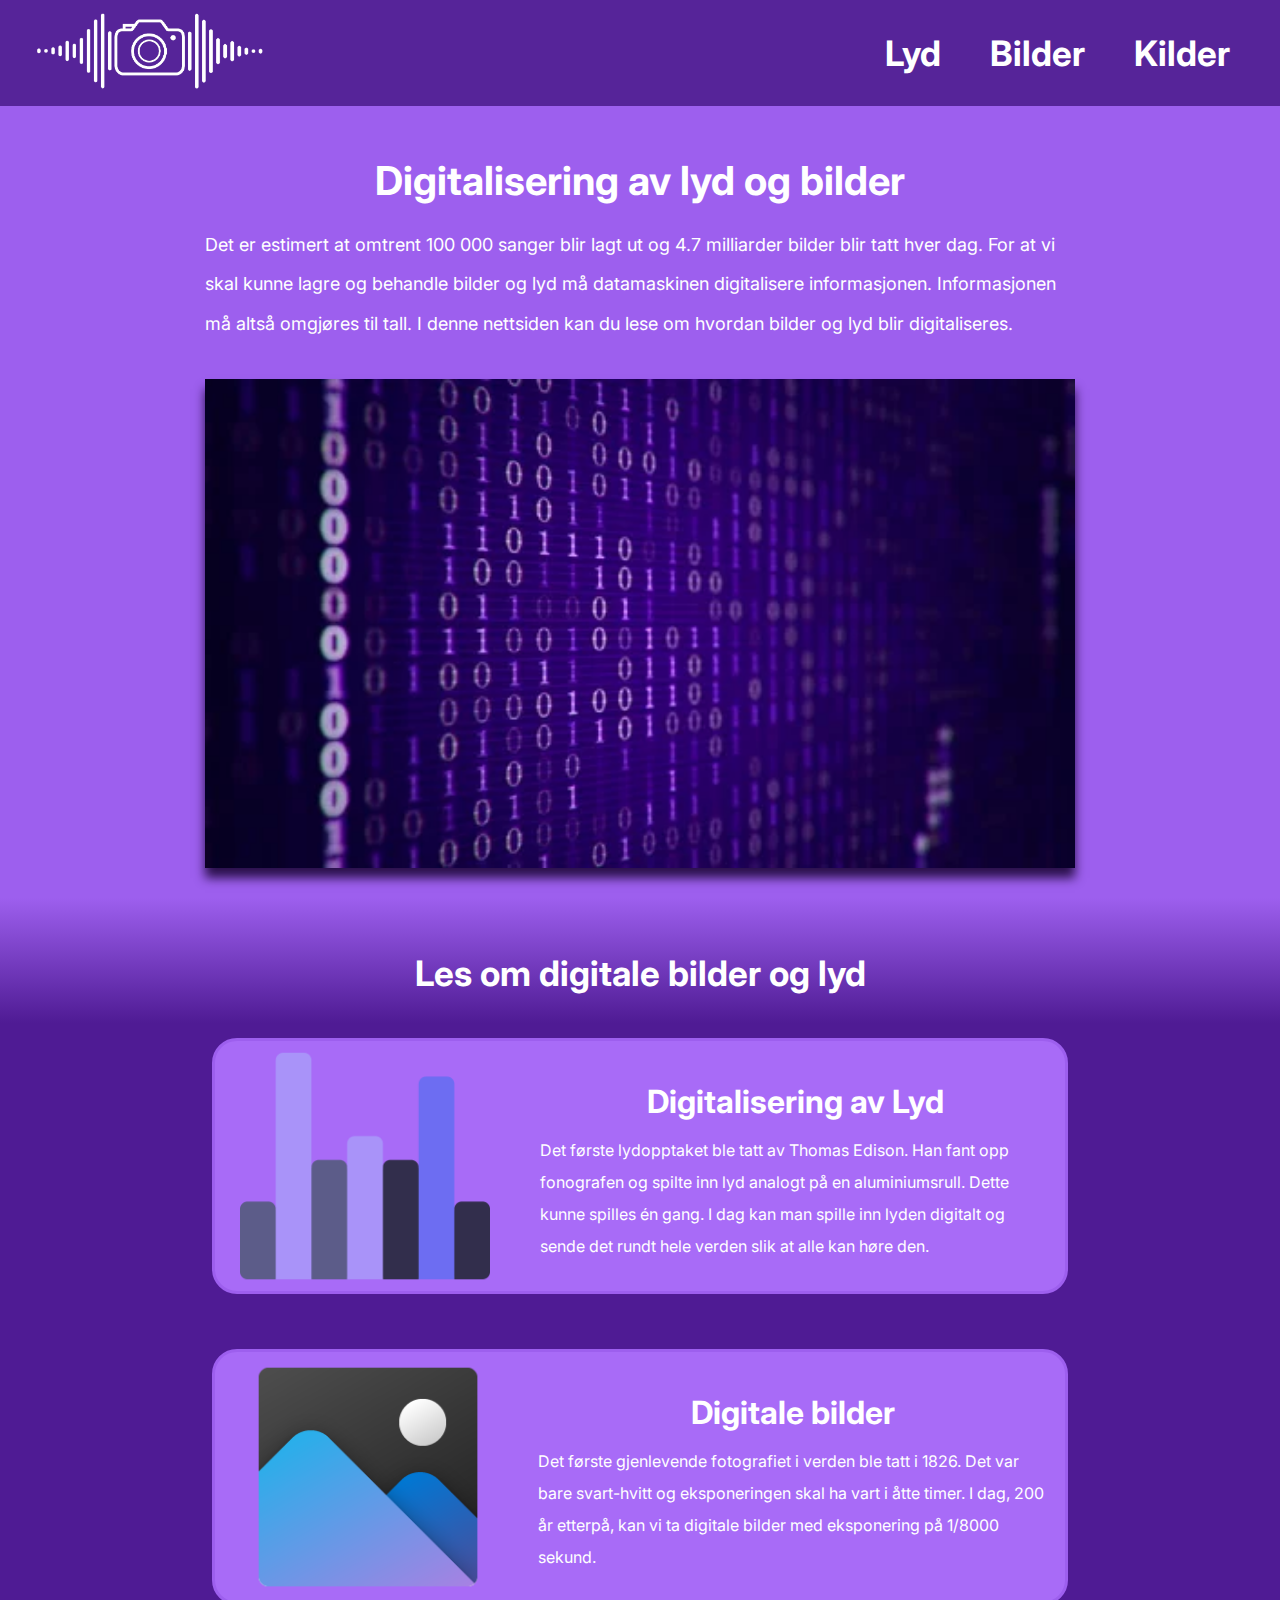
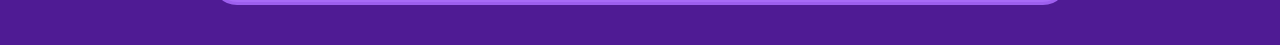
<file: index.html>
<!DOCTYPE html>
<html lang="no">
<head>
    <meta charset="UTF-8">
    <meta http-equiv="X-UA-Compatible" content="IE=edge">
    <meta name="viewport" content="width=device-width, initial-scale=1.0">
    <title>LydBilde</title>
    <link rel="stylesheet" href="hoved.css">
    <link rel="preconnect" href="https://fonts.googleapis.com">
    <link rel="preconnect" href="https://fonts.gstatic.com" crossorigin>
    <link href="https://fonts.googleapis.com/css2?family=Inter&display=swap" rel="stylesheet">
</head>
<body>
    <header>
        <a href="index.html">
        <img src="Bilder/LOOOOGOOOOOO.png" alt="Logo">
        </a>
        <nav>
            <a href="lyd.html">Lyd</a>
            <a href="bilde.html">Bilder</a>
            <a href="kilder.html">Kilder</a>
        </nav>

        <div class="hamburger">
            <span class="bar"></span>
            <span class="bar"></span>
            <span class="bar"></span>
        </div>

    </header>

    <main>
        <img src="Bilder/binary.jpg" alt="Binære tall">

        <article>
           <h1>Digitalisering av lyd og bilder</h1>
           <p>Det er estimert at omtrent 100 000 sanger blir lagt ut og 4.7 milliarder bilder blir tatt hver dag. For at vi skal kunne lagre og behandle bilder og lyd må datamaskinen digitalisere informasjonen. Informasjonen må altså omgjøres til tall. I denne nettsiden kan du lese om hvordan bilder og lyd blir digitaliseres. </p>
       </article>

   </main>

   <div id="gradient">
    <br><br><br>
    <h2>Les om digitale bilder og lyd</h2>
   </div>

   <article class="siste">
   <div class="navbox">

    <a href="lyd.html">
    <div class="box">
        <img id="digaudio" src="Bilder/brur.png" alt="Bilde av en lydbølge">
        
        <div class="info">
         <h1>Digitalisering av Lyd</h1>   
        <p>Det første lydopptaket ble tatt av Thomas Edison. Han fant opp fonografen og spilte inn lyd analogt på en aluminiumsrull. Dette kunne spilles én gang.  I dag kan man spille inn lyden digitalt og sende det rundt hele verden slik at alle kan høre den.</p>
        </div>
    </div>
    </a>

    <a href="bilde.html">
    <div class="box">
        <img  id="digbilde" src="Bilder/digitalebilder.png" alt="Bilde av photoshop logoen">

        <div class="info">
        <h1>Digitale bilder</h1>

        <p>Det første gjenlevende fotografiet i verden ble tatt i 1826. Det var bare svart-hvitt og eksponeringen skal ha vart i åtte timer. I dag, 200 år etterpå, kan vi ta digitale bilder med eksponering på 1/8000 sekund.
        </p>
        </div>
    </div>
   </a>

   </div>
    </article>

    <script src="hamburger.js"></script>
</body>
</html>
</file>
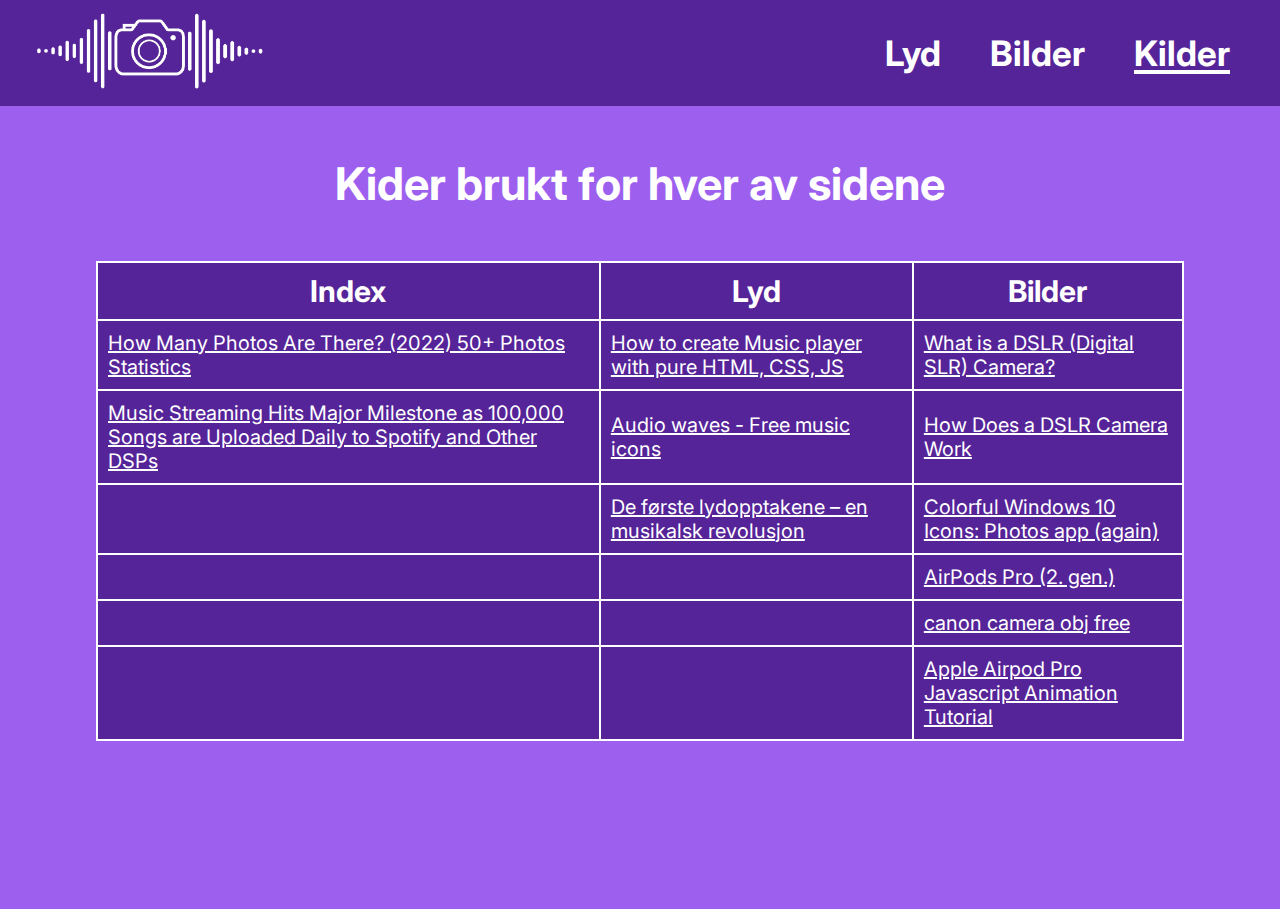
<file: kilder.html>
<!DOCTYPE html>
<html lang="no">
<head>
    <meta charset="UTF-8">
    <meta http-equiv="X-UA-Compatible" content="IE=edge">
    <meta name="viewport" content="width=device-width, initial-scale=1.0">
    <title>kilder</title>
    <link rel="stylesheet" href="kilder.css">
    <link rel="preconnect" href="https://fonts.googleapis.com">
    <link rel="preconnect" href="https://fonts.gstatic.com" crossorigin>
    <link href="https://fonts.googleapis.com/css2?family=Inter&display=swap" rel="stylesheet">
</head>
<body>
    <header>
        <a href="index.html">
        <img src="Bilder/LOOOOGOOOOOO.png" alt="">
        </a>

        <nav>
            <a href="lyd.html">Lyd</a>
            <a href="bilde.html">Bilder</a>
            <a id="underline" href="">Kilder</a>
        </nav>

        
        <div class="hamburger">
            <span class="bar"></span>
            <span class="bar"></span>
            <span class="bar"></span>
        </div>
    </header>

    <h1>Kider brukt for hver av sidene</h1>

    <div class="kildeliste">
        
        <table>
            <thead>
                <tr>
                    <th>Index</th>
                    <th>Lyd</th>
                    <th>Bilder</th>
                </tr>
            </thead>
            <tbody>
                <tr>
                    <td>
                        <a href="https://photutorial.com/photos-statistics/">How Many Photos Are There? (2022) 50+ Photos Statistics</a>
                    </td>
                    <td>
                        <a href="https://www.youtube.com/watch?v=Zf_psaJ-wP4&t=70s">How to create Music player with pure HTML, CSS, JS</a>
                    </td>
                    <td>
                        <a href="https://photographylife.com/what-is-a-dslr">What is a DSLR (Digital SLR) Camera?</a>
                    </td>
                </tr>
                <tr>
                    <td>
                        <a href="https://variety.com/2022/music/news/new-songs-100000-being-released-every-day-dsps-1235395788/">Music Streaming Hits Major Milestone as 100,000 Songs are Uploaded Daily to Spotify and Other DSPs</a>
                    </td>
                    <td>
                        <a href="https://www.flaticon.com/free-icon/audio-waves_5580131?related_id=5580041&origin=search">Audio waves - Free music icons</a>
                    </td>
                    <td>
                        <a href="https://www.youtube.com/watch?v=W34sLbAsFhM">How Does a DSLR Camera Work</a>
                    </td>
                </tr>
                <tr>
                    <td>
                        
                    </td>
                    <td>
                        <a href="https://www.nb.no/historier-fra-samlingen/oppfinnelsen-som-revolusjonerte-musikkforskningen/">De første lydopptakene – en musikalsk revolusjon</a>
                    </td>
                    <td>
                        <a href="https://winaero.com/colorful-windows-10-icons-photos-app-again/">Colorful Windows 10 Icons: Photos app (again)</a>
                    </td>
                </tr>
                <tr>
                    <td>
                        
                    </td>
                    <td>
                        
                    </td>
                    <td>
                        <a href="https://www.apple.com/no/airpods-pro/">AirPods Pro (2. gen.)</a>
                    </td>
                </tr>
                <tr>
                    <td>
                        
                    </td>
                    <td>
                        
                    </td>
                    <td>
                        <a href="https://www.turbosquid.com/3d-models/canon-camera-obj-free/1138743">canon camera obj free</a>
                    </td>
                </tr>
                <tr>
                    <td>
                        
                    </td>
                    <td>
                        
                    </td>
                    <td>
                        <a href="https://www.youtube.com/watch?v=wLUJ9VNzZXo&list=LL&index=4&t=909s">Apple Airpod Pro Javascript Animation Tutorial</a>
                    </td>
                </tr>

            </tbody>

        </table>

    </div>
    <script src="hamburger.js"></script>
</body>
</html>
</file>
<file: hoved.css>
*{
    margin:0px;
    padding:0px;
    box-sizing: border-box;
}

body{
    background-color:#9d5fee;
}


header{
    display:flex;
    justify-content:space-between;
    background-color:#562499;
}


header > a > img{
    width:230px;
    margin-left:35px;
    padding:10px 0px;
    filter:invert(1);
}

nav{
    font-family: 'Inter', sans-serif;
    font-size:35px;
    margin: auto 30px;
}



nav > a{
    margin: 0px 20px;
    color:white;
    font-weight: bold;
    text-decoration: none;
    position:relative;
}

nav > a::before{
    position:absolute;
    content:"";
    background-color:white;
    height:4px;
    width:0%;
    bottom:0;
    transition-property:width;
    transition-duration:250ms;
}

nav > a:hover::before{
    width:100%;
}



.hamburger{
    display:none;
    cursor:pointer;
    margin:auto 30px;
}

.bar{
    display:block;
    width:50px;
    height:6px;
    margin:12px auto;
    -webkit-transition: all 0.3s ease-in-out;
    transition: all 0.3s ease-in-out;
    background-color:white;
    border-radius:10px;

}







main{
    display:flex;
    flex-direction:row;
    align-items:center;
    justify-content:space-between;
    width:85%;
    margin:30px auto;
}



main > article{
    width:90%;
    margin-left:40px;
}

main > article > h1{
    color:white;
    font-size:45px;
    font-family: 'Inter', sans-serif;
    margin: 20px 0px;
}

main > article > p{
    color:white;
    font-family: 'Inter', sans-serif;
    line-height:2.2;
    font-size:18px;
}


main > img{
    margin-top:35px;
    width:70%;
    box-shadow: 0 10px 10px 0 #2b114c;
}

#gradient{
    width:100%;
    height:125px;
    background: linear-gradient(#9d5fee, #4F1B94);
}

#gradient > h2{
    text-align:center;
    font-family: 'Inter', sans-serif;
    color:white;
    font-size:35px;
}

.siste{
    background-color:#4F1B94;
    height:100%;
    width:100%;
}

.navbox{
    display:flex;
    justify-content: space-evenly;
}


.box{
    display:flex;
    align-items:center;
    justify-content: space-around;
    margin:20px 20px;
    border: solid 3px #9d5fee;
    border-radius:25px;
    background-color:#a86bf7;
    transition:ease-in 0.3s;
    color:white;
    font-size:13px;
    line-height:2;
    font-family: 'Inter', sans-serif;
    cursor:pointer;
}



.box:hover{
    background-color:#c298f9;
}

.box > img {
    width:250px;
    height:250px;
    margin:0px 10px;
    
}


.box > #digaudio{
    margin-right:20px;
}

.info{
    display:flex;
    flex-direction:column;
    align-items:center;
    width:50%
}

.navbox > a{
    text-decoration:none;
    width:45%;
    height:100%;
    padding-bottom:50px;
    padding-top:20px;
}



@media(max-width:1500px){
    main > article > h1{
        font-size:35px;
    }
}

@media(max-width:1280px){
    main > article > h1{
        font-size:40px;
    }

    .navbox > a{
        width:70%;
        padding-bottom:40px;
        padding-top:15px;
    }


    .navbox{
        flex-direction:column;
        align-items:center;
        justify-content: center;;
    }


    .box{
        font-size:16px;
        margin:0px 20px;
    }

    .box > img {
        width:250px;
        height:250px;

        
    }

    .box > .info{
        width:60%;
    }

    main{
        flex-direction:column-reverse;
    }

    main > img{
        width:80%;
    }


    main > article{
        width:80%;
        margin:0px;
    }

    main > article >h1{
        text-align: center;
    }

}

@media(max-width:820px){

    main{
        width:100%
    }

    .navbox > a{
        width:65%;
    }

    .box{
        flex-direction:column-reverse;
    }

    .box > .info{
        width:90%; 
        text-align:center;
        padding:10px;
    }

    .box > img{
        height:fit-content;
        width:90%;
    }


}

@media(max-width:768px){
    .hamburger{
        display:block;
    }

    .hamburger.active .bar:nth-child(2){
        opacity:0;
    }

    .hamburger.active .bar:nth-child(1){
        transform:translateY(18px) rotate(45deg);
    }

    
    .hamburger.active .bar:nth-child(3){
        transform:translateY(-18px) rotate(-45deg);
    }

    nav{
        display:flex;
        position:absolute;
        left:-100%;
        top:100px;
        gap:0;
        flex-direction:column;
        background-color:#562499;
        width:100%;
        text-align: center;
        transition:0.2s;
        margin:0;
    }

    nav > a {
        margin:0px;
        border-top: solid;
        border-width:2px;
        border-color:white;
        padding-top:30px;
        padding-bottom:30px;
    }

    nav.active{
        left:0;
    }

    nav a:nth-child(3){
        border-bottom: solid;
        border-width:2px;
        border-color:white;
        padding-bottom:30px;
        margin:0;
    }

    nav > a::before{
        height:0;
    }
}


@media(max-width:650px){

    .navbox > a{
        width:100%;
    }

    .navbox > a:nth-child(1){
        margin-top:30px;
    }

    

    .box > .info{
        width:100%;
    }

    .box > img{
        width:100%;
        height: fit-content;
    }

    .box > #digaudio {
        width:95%;
    }

}
</file>
<file: kilder.css>
*{
    margin:0px;
    padding:0px;
    box-sizing: border-box;
}

body{
    background-color:#9d5fee;
    height:101vh;
}

header{
    display:flex;
    justify-content:space-between;
    background-color:#562499;
}

header > a > img{
    width:230px;
    margin-left:35px;
    padding:10px 0px;
    filter:invert(1);
}

nav{
    font-family: 'Inter', sans-serif;
    font-size:35px;
    margin: auto 30px;
}



nav > a{
    margin: 0px 20px;
    color:white;
    font-weight: bold;
    text-decoration: none;
    position:relative;
}

nav > a::before{
    position:absolute;
    content:"";
    background-color:white;
    height:4px;
    width:0%;
    bottom:0;
    transition-property:width;
    transition-duration:250ms;
}

nav > a:hover::before{
    width:100%;
}


nav > #underline::before{
    width:100%;
}


.hamburger{
    display:none;
    cursor:pointer;
    margin:auto 30px;
}

.bar{
    display:block;
    width:50px;
    height:6px;
    margin:12px auto;
    -webkit-transition: all 0,3s ease-in-out;
    transition: all 0.3s ease-in-out;
    background-color:white;
    border-radius:10px;

}






h1{
    text-align:center;
    font-size: 45px;
    font-family: 'Inter', sans-serif;
    margin: 50px 20px;
    color:white;
}

table{
    border-collapse:collapse;
    margin:50px auto;
    background-color:#562499;
    color:white;
    width:85%;
}


table > tr, th, td{
    border:solid 2px white;
    padding:10px 10px;
}

table > thead{
    font-size:30px;
    font-family: 'Inter', sans-serif;
}

table > tbody{
    font-size:20px;
}

table > tbody > tr > td > a{
    font-size:20px;
    color:white;
    font-family: 'Inter', sans-serif;
}

@media(max-width:768px){
    .hamburger{
        display:block;
    }

    .hamburger.active .bar:nth-child(2){
        opacity:0;
    }

    .hamburger.active .bar:nth-child(1){
        transform:translateY(18px) rotate(45deg);
    }

    
    .hamburger.active .bar:nth-child(3){
        transform:translateY(-18px) rotate(-45deg);
    }

    nav{
        display:flex;
        position:absolute;
        left:-100%;
        top:100px;
        gap:0;
        flex-direction:column;
        background-color:#562499;
        width:100%;
        text-align: center;
        transition:0.2s;
        margin:0;
    }

    nav > a {
        margin:0px;
        border-top: solid;
        border-width:2px;
        border-color:white;
        padding-top:30px;
        padding-bottom:30px;
    }

    nav.active{
        left:0;
    }

    nav a:nth-child(3){
        border-bottom: solid;
        border-width:2px;
        border-color:white;
        padding-bottom:30px;
        margin:0;
    }

    nav > a::before{
        height:0;
    }
}
</file>
